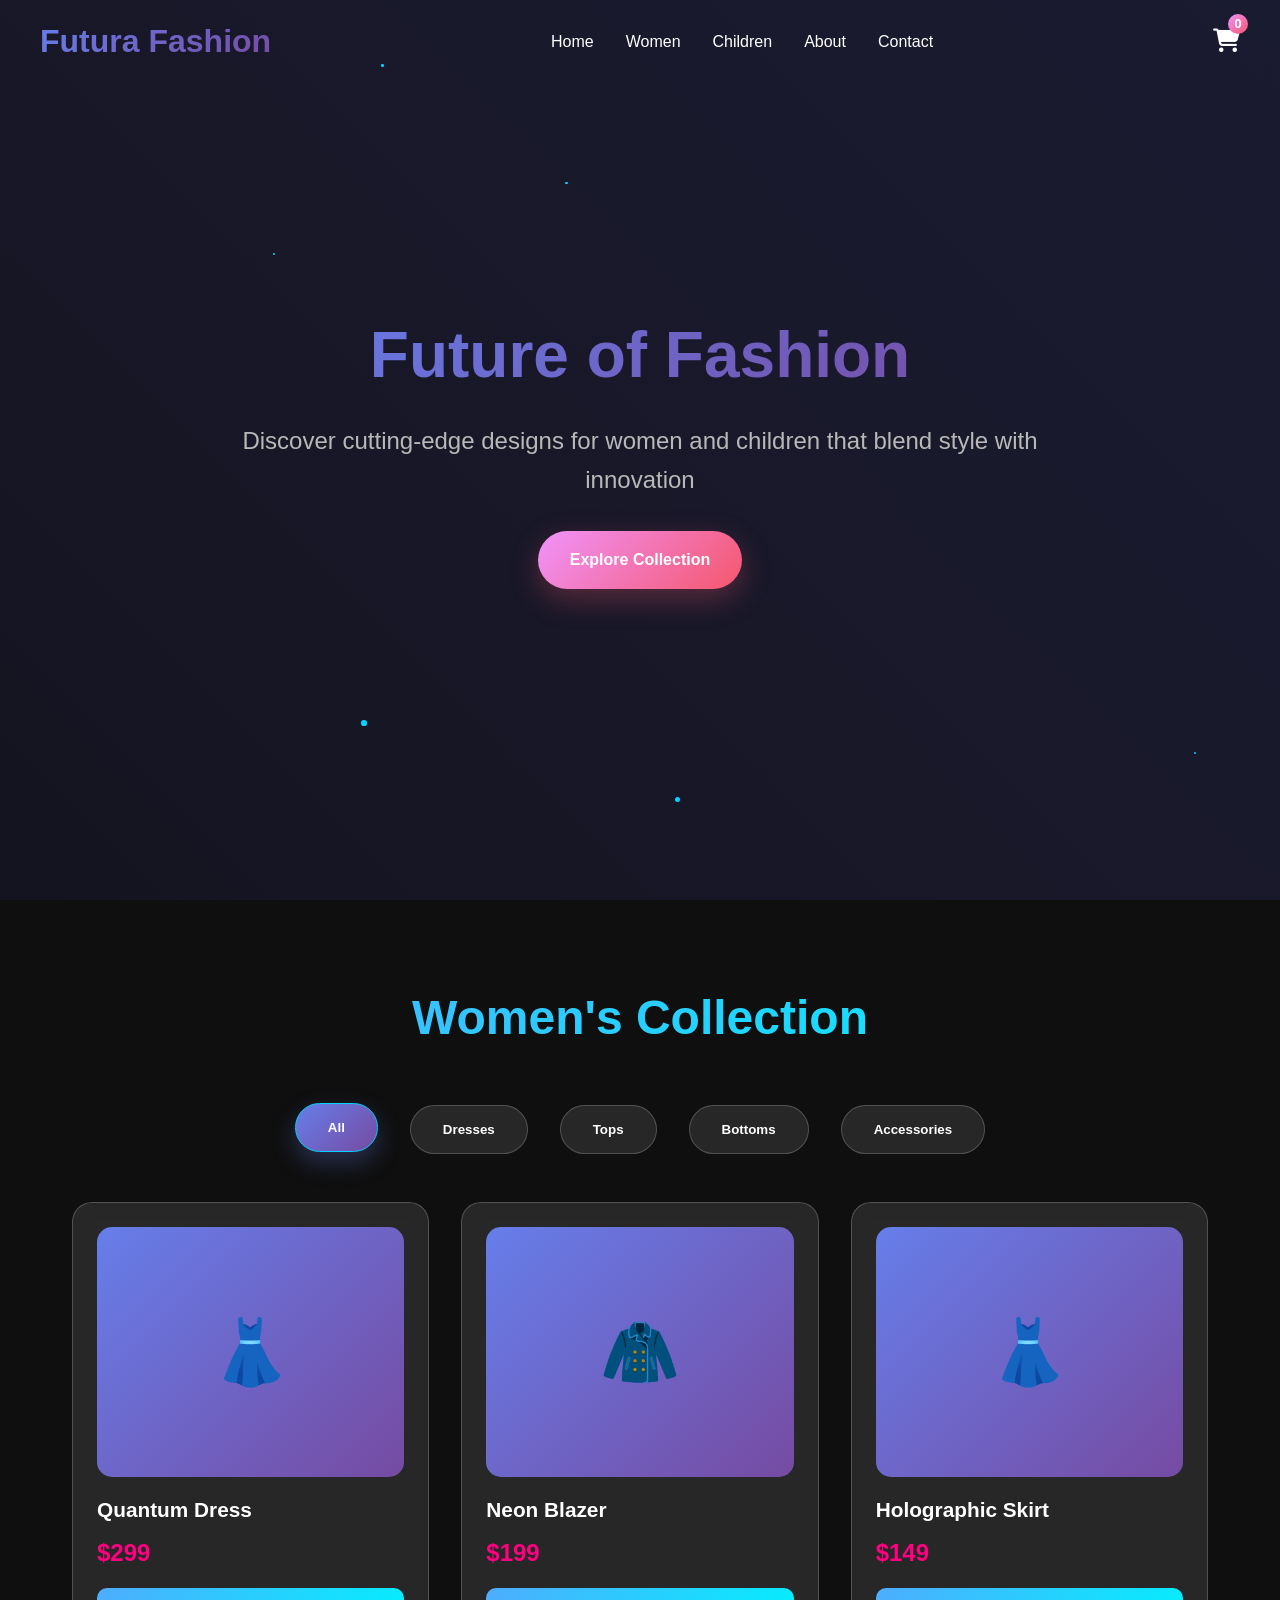
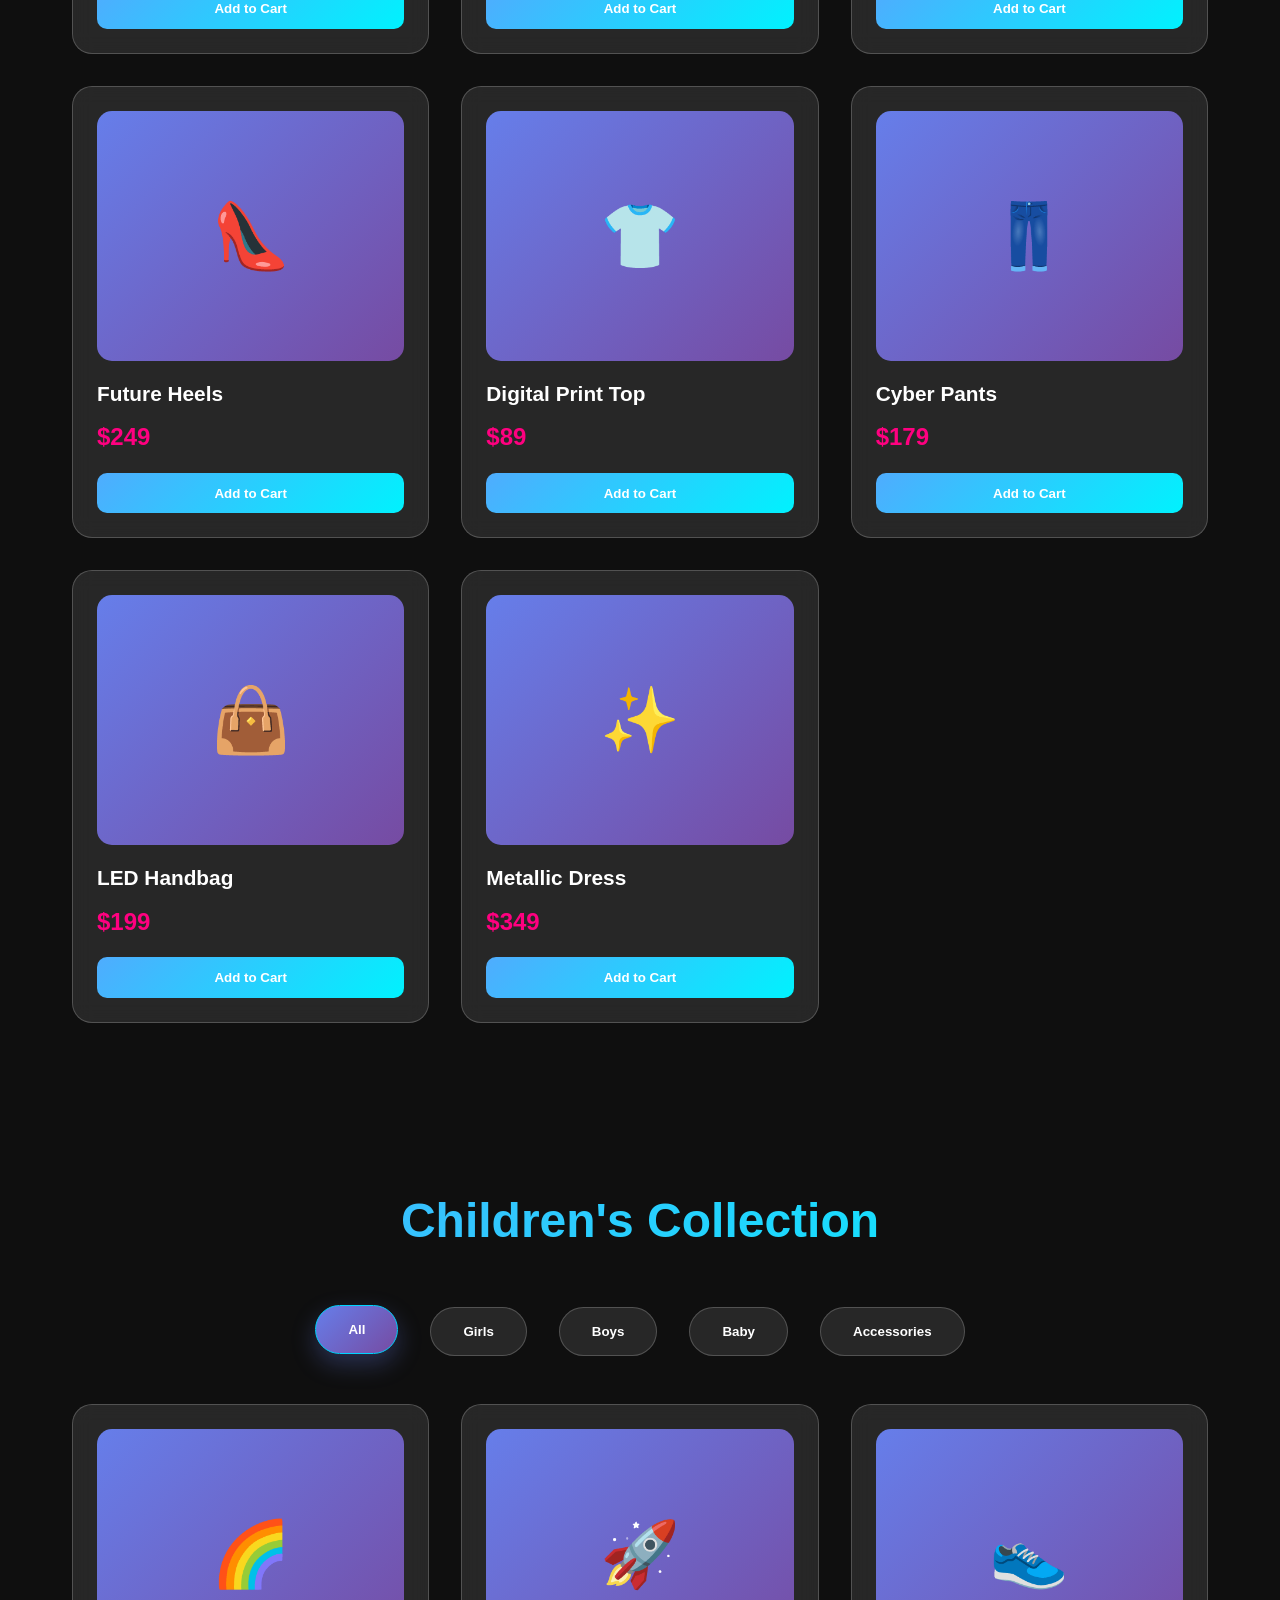
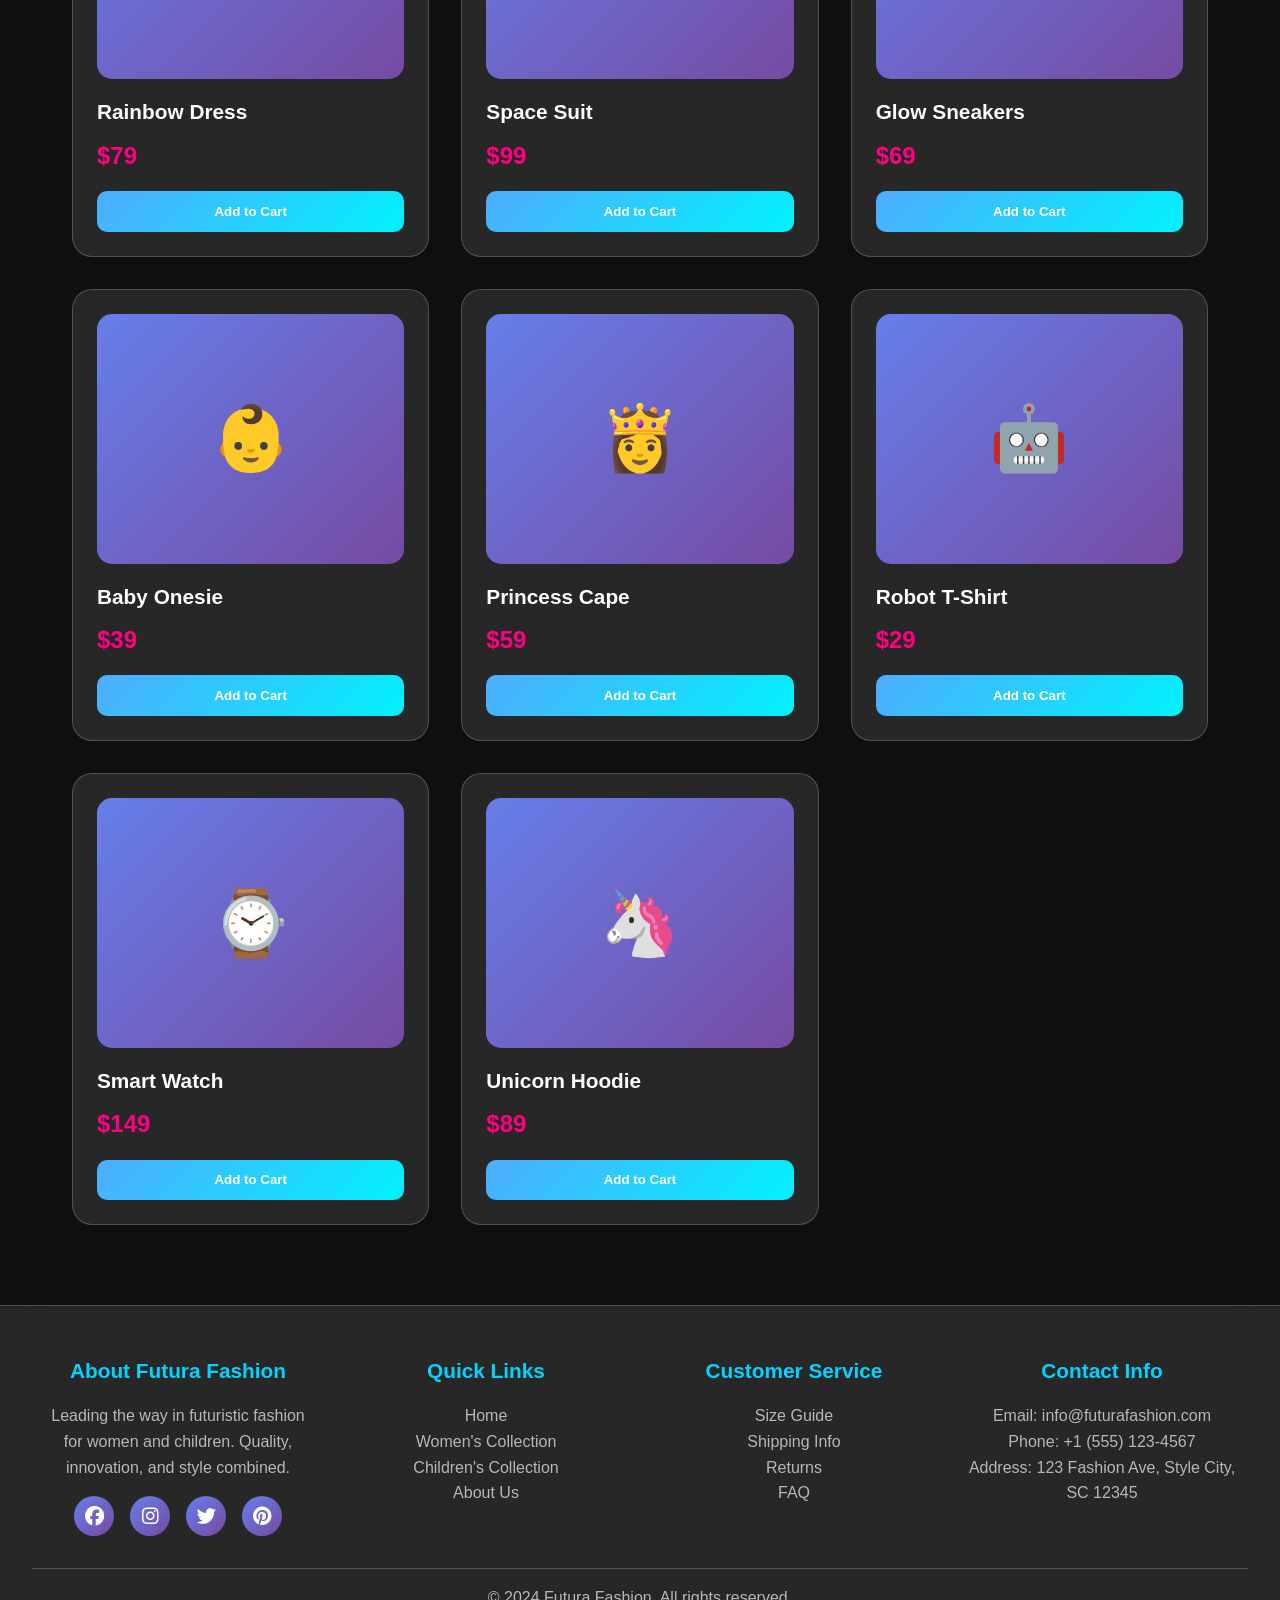
<file: index.html>
<!DOCTYPE html>
<html lang="en">
<head>
    <meta charset="UTF-8">
    <meta name="viewport" content="width=device-width, initial-scale=1.0">
    <title>Futura Fashion - Women's & Children's Clothing</title>
    <link href="https://cdnjs.cloudflare.com/ajax/libs/font-awesome/6.4.0/css/all.min.css" rel="stylesheet">
    <link href="styles.css" rel="stylesheet">
    <style>
        * {
            margin: 0;
            padding: 0;
            box-sizing: border-box;
        }

        :root {
            --primary-gradient: linear-gradient(135deg, #667eea 0%, #764ba2 100%);
            --secondary-gradient: linear-gradient(135deg, #f093fb 0%, #f5576c 100%);
            --accent-gradient: linear-gradient(135deg, #4facfe 0%, #00f2fe 100%);
            --dark-bg: #0f0f0f;
            --glass-bg: rgba(255, 255, 255, 0.1);
            --glass-border: rgba(255, 255, 255, 0.2);
            --text-primary: #ffffff;
            --text-secondary: #b8b8b8;
            --neon-blue: #00d4ff;
            --neon-pink: #ff0080;
            --neon-purple: #8b5cf6;
        }

        body {
            font-family: 'Segoe UI', Tahoma, Geneva, Verdana, sans-serif;
            background: var(--dark-bg);
            color: var(--text-primary);
            overflow-x: hidden;
            line-height: 1.6;
        }

        /* Animated Background */
        .bg-animation {
            position: fixed;
            top: 0;
            left: 0;
            width: 100%;
            height: 100%;
            z-index: -1;
            background: linear-gradient(45deg, #0a0a0a, #1a1a2e, #16213e);
            background-size: 400% 400%;
            animation: gradientShift 15s ease infinite;
        }

        @keyframes gradientShift {
            0% { background-position: 0% 50%; }
            50% { background-position: 100% 50%; }
            100% { background-position: 0% 50%; }
        }

        /* Floating particles */
        .particle {
            position: absolute;
            background: var(--neon-blue);
            border-radius: 50%;
            pointer-events: none;
            animation: float 6s ease-in-out infinite;
        }

        @keyframes float {
            0%, 100% { transform: translateY(0px) rotate(0deg); opacity: 0.7; }
            50% { transform: translateY(-20px) rotate(180deg); opacity: 1; }
        }

        /* Glass morphism effect */
        .glass {
            background: var(--glass-bg);
            backdrop-filter: blur(10px);
            -webkit-backdrop-filter: blur(10px);
            border: 1px solid var(--glass-border);
            border-radius: 16px;
        }

        /* Navigation */
        .navbar {
            position: fixed;
            top: 0;
            width: 100%;
            padding: 1rem 2rem;
            z-index: 1000;
            transition: all 0.3s ease;
        }

        .navbar.scrolled {
            background: var(--glass-bg);
            backdrop-filter: blur(20px);
            border-bottom: 1px solid var(--glass-border);
        }

        .nav-container {
            display: flex;
            justify-content: space-between;
            align-items: center;
            max-width: 1200px;
            margin: 0 auto;
        }

        .logo {
            font-size: 2rem;
            font-weight: 700;
            background: var(--primary-gradient);
            -webkit-background-clip: text;
            -webkit-text-fill-color: transparent;
            background-clip: text;
            text-decoration: none;
        }

        .nav-links {
            display: flex;
            list-style: none;
            gap: 2rem;
        }

        .nav-links a {
            color: var(--text-primary);
            text-decoration: none;
            font-weight: 500;
            transition: all 0.3s ease;
            position: relative;
        }

        .nav-links a:hover {
            color: var(--neon-blue);
            text-shadow: 0 0 10px var(--neon-blue);
        }

        .nav-links a::after {
            content: '';
            position: absolute;
            bottom: -5px;
            left: 0;
            width: 0;
            height: 2px;
            background: var(--accent-gradient);
            transition: width 0.3s ease;
        }

        .nav-links a:hover::after {
            width: 100%;
        }

        .cart-icon {
            font-size: 1.5rem;
            color: var(--text-primary);
            cursor: pointer;
            transition: all 0.3s ease;
            position: relative;
        }

        .cart-icon:hover {
            color: var(--neon-pink);
            transform: scale(1.1);
        }

        .cart-count {
            position: absolute;
            top: -8px;
            right: -8px;
            background: var(--secondary-gradient);
            color: white;
            border-radius: 50%;
            width: 20px;
            height: 20px;
            display: flex;
            align-items: center;
            justify-content: center;
            font-size: 0.8rem;
            font-weight: 600;
        }

        /* Hero Section */
        .hero {
            height: 100vh;
            display: flex;
            align-items: center;
            justify-content: center;
            text-align: center;
            position: relative;
            overflow: hidden;
        }

        .hero-content {
            max-width: 800px;
            z-index: 2;
            animation: fadeInUp 1s ease;
        }

        @keyframes fadeInUp {
            from {
                opacity: 0;
                transform: translateY(50px);
            }
            to {
                opacity: 1;
                transform: translateY(0);
            }
        }

        .hero h1 {
            font-size: 4rem;
            font-weight: 700;
            margin-bottom: 1rem;
            background: var(--primary-gradient);
            -webkit-background-clip: text;
            -webkit-text-fill-color: transparent;
            background-clip: text;
            animation: glow 2s ease-in-out infinite alternate;
        }

        @keyframes glow {
            from { filter: drop-shadow(0 0 5px var(--neon-blue)); }
            to { filter: drop-shadow(0 0 20px var(--neon-blue)); }
        }

        .hero p {
            font-size: 1.5rem;
            margin-bottom: 2rem;
            color: var(--text-secondary);
        }

        .cta-button {
            display: inline-block;
            padding: 1rem 2rem;
            background: var(--secondary-gradient);
            color: white;
            text-decoration: none;
            border-radius: 50px;
            font-weight: 600;
            transition: all 0.3s ease;
            box-shadow: 0 10px 30px rgba(245, 87, 108, 0.3);
            position: relative;
            overflow: hidden;
        }

        .cta-button:hover {
            transform: translateY(-3px);
            box-shadow: 0 15px 40px rgba(245, 87, 108, 0.5);
        }

        .cta-button::before {
            content: '';
            position: absolute;
            top: 0;
            left: -100%;
            width: 100%;
            height: 100%;
            background: linear-gradient(90deg, transparent, rgba(255, 255, 255, 0.2), transparent);
            transition: left 0.5s ease;
        }

        .cta-button:hover::before {
            left: 100%;
        }

        /* Section Styling */
        .section {
            padding: 5rem 2rem;
            max-width: 1200px;
            margin: 0 auto;
        }

        .section h2 {
            font-size: 3rem;
            text-align: center;
            margin-bottom: 3rem;
            background: var(--accent-gradient);
            -webkit-background-clip: text;
            -webkit-text-fill-color: transparent;
            background-clip: text;
        }

        /* Product Grid */
        .product-grid {
            display: grid;
            grid-template-columns: repeat(auto-fit, minmax(300px, 1fr));
            gap: 2rem;
            margin-top: 2rem;
        }

        .product-card {
            background: var(--glass-bg);
            backdrop-filter: blur(10px);
            border: 1px solid var(--glass-border);
            border-radius: 20px;
            padding: 1.5rem;
            transition: all 0.3s ease;
            position: relative;
            overflow: hidden;
        }

        .product-card:hover {
            transform: translateY(-10px);
            box-shadow: 0 20px 50px rgba(0, 212, 255, 0.2);
            border-color: var(--neon-blue);
        }

        .product-image {
            width: 100%;
            height: 250px;
            background: var(--primary-gradient);
            border-radius: 15px;
            margin-bottom: 1rem;
            display: flex;
            align-items: center;
            justify-content: center;
            font-size: 3rem;
            color: white;
            position: relative;
            overflow: hidden;
        }

        .product-image::before {
            content: '';
            position: absolute;
            top: 0;
            left: 0;
            right: 0;
            bottom: 0;
            background: linear-gradient(45deg, transparent 30%, rgba(255, 255, 255, 0.1) 50%, transparent 70%);
            transform: translateX(-100%);
            transition: transform 0.6s ease;
        }

        .product-card:hover .product-image::before {
            transform: translateX(100%);
        }

        .product-title {
            font-size: 1.3rem;
            font-weight: 600;
            margin-bottom: 0.5rem;
            color: var(--text-primary);
        }

        .product-price {
            font-size: 1.5rem;
            font-weight: 700;
            color: var(--neon-pink);
            margin-bottom: 1rem;
        }

        .add-to-cart {
            width: 100%;
            padding: 0.8rem;
            background: var(--accent-gradient);
            color: white;
            border: none;
            border-radius: 10px;
            font-weight: 600;
            cursor: pointer;
            transition: all 0.3s ease;
            position: relative;
            overflow: hidden;
        }

        .add-to-cart:hover {
            transform: scale(1.05);
            box-shadow: 0 10px 25px rgba(79, 172, 254, 0.4);
        }

        /* Categories */
        .categories {
            display: flex;
            justify-content: center;
            gap: 2rem;
            margin-bottom: 3rem;
            flex-wrap: wrap;
        }

        .category-btn {
            padding: 1rem 2rem;
            background: var(--glass-bg);
            border: 1px solid var(--glass-border);
            border-radius: 25px;
            color: var(--text-primary);
            cursor: pointer;
            transition: all 0.3s ease;
            font-weight: 600;
        }

        .category-btn.active,
        .category-btn:hover {
            background: var(--primary-gradient);
            border-color: var(--neon-blue);
            transform: translateY(-2px);
            box-shadow: 0 10px 25px rgba(102, 126, 234, 0.3);
        }

        /* Footer */
        .footer {
            background: var(--glass-bg);
            backdrop-filter: blur(20px);
            border-top: 1px solid var(--glass-border);
            padding: 3rem 2rem 1rem;
            text-align: center;
        }

        .footer-content {
            max-width: 1200px;
            margin: 0 auto;
            display: grid;
            grid-template-columns: repeat(auto-fit, minmax(250px, 1fr));
            gap: 2rem;
            margin-bottom: 2rem;
        }

        .footer-section h3 {
            color: var(--neon-blue);
            margin-bottom: 1rem;
            font-size: 1.3rem;
        }

        .footer-section p,
        .footer-section a {
            color: var(--text-secondary);
            text-decoration: none;
            transition: color 0.3s ease;
        }

        .footer-section a:hover {
            color: var(--neon-pink);
        }

        .social-links {
            display: flex;
            justify-content: center;
            gap: 1rem;
            margin-top: 1rem;
        }

        .social-links a {
            display: inline-block;
            width: 40px;
            height: 40px;
            background: var(--primary-gradient);
            border-radius: 50%;
            display: flex;
            align-items: center;
            justify-content: center;
            color: white;
            font-size: 1.2rem;
            transition: all 0.3s ease;
        }

        .social-links a:hover {
            transform: scale(1.2);
            box-shadow: 0 5px 15px rgba(102, 126, 234, 0.5);
        }

        /* Mobile Navigation */
        .mobile-nav {
            display: none;
        }

        @media (max-width: 768px) {
            .nav-links {
                display: none;
            }
            
            .mobile-nav {
                display: block;
                color: var(--text-primary);
                font-size: 1.5rem;
                cursor: pointer;
            }
            
            .hero h1 {
                font-size: 2.5rem;
            }
            
            .hero p {
                font-size: 1.2rem;
            }
            
            .section h2 {
                font-size: 2rem;
            }
            
            .categories {
                flex-direction: column;
                align-items: center;
            }
        }

        /* Responsive Design */
        @media (max-width: 480px) {
            .hero h1 {
                font-size: 2rem;
            }
            
            .product-grid {
                grid-template-columns: 1fr;
            }
            
            .navbar {
                padding: 1rem;
            }
        }

        /* Custom Scrollbar */
        ::-webkit-scrollbar {
            width: 8px;
        }

        ::-webkit-scrollbar-track {
            background: var(--dark-bg);
        }

        ::-webkit-scrollbar-thumb {
            background: var(--primary-gradient);
            border-radius: 4px;
        }

        ::-webkit-scrollbar-thumb:hover {
            background: var(--secondary-gradient);
        }
    </style>
</head>
<body>
    <div class="bg-animation"></div>
    
    <!-- Navigation -->
    <nav class="navbar" id="navbar">
        <div class="nav-container">
            <a href="#" class="logo">Futura Fashion</a>
            <ul class="nav-links">
                <li><a href="#home">Home</a></li>
                <li><a href="#women">Women</a></li>
                <li><a href="#children">Children</a></li>
                <li><a href="#about">About</a></li>
                <li><a href="#contact">Contact</a></li>
            </ul>
            <div class="cart-icon" id="cartIcon">
                <i class="fas fa-shopping-cart"></i>
                <span class="cart-count" id="cartCount">0</span>
            </div>
            <div class="mobile-nav">
                <i class="fas fa-bars"></i>
            </div>
        </div>
    </nav>

    <!-- Hero Section -->
    <section class="hero" id="home">
        <div class="hero-content">
            <h1>Future of Fashion</h1>
            <p>Discover cutting-edge designs for women and children that blend style with innovation</p>
            <a href="#women" class="cta-button">Explore Collection</a>
        </div>
    </section>

    <!-- Women's Section -->
    <section class="section" id="women">
        <h2>Women's Collection</h2>
        <div class="categories">
            <button class="category-btn active" onclick="filterProducts('all', 'women')">All</button>
            <button class="category-btn" onclick="filterProducts('dresses', 'women')">Dresses</button>
            <button class="category-btn" onclick="filterProducts('tops', 'women')">Tops</button>
            <button class="category-btn" onclick="filterProducts('bottoms', 'women')">Bottoms</button>
            <button class="category-btn" onclick="filterProducts('accessories', 'women')">Accessories</button>
        </div>
        <div class="product-grid" id="womenProducts">
            <!-- Products will be dynamically loaded -->
        </div>
    </section>

    <!-- Children's Section -->
    <section class="section" id="children">
        <h2>Children's Collection</h2>
        <div class="categories">
            <button class="category-btn active" onclick="filterProducts('all', 'children')">All</button>
            <button class="category-btn" onclick="filterProducts('girls', 'children')">Girls</button>
            <button class="category-btn" onclick="filterProducts('boys', 'children')">Boys</button>
            <button class="category-btn" onclick="filterProducts('baby', 'children')">Baby</button>
            <button class="category-btn" onclick="filterProducts('accessories', 'children')">Accessories</button>
        </div>
        <div class="product-grid" id="childrenProducts">
            <!-- Products will be dynamically loaded -->
        </div>
    </section>

    <!-- Footer -->
    <footer class="footer" id="contact">
        <div class="footer-content">
            <div class="footer-section">
                <h3>About Futura Fashion</h3>
                <p>Leading the way in futuristic fashion for women and children. Quality, innovation, and style combined.</p>
                <div class="social-links">
                    <a href="#"><i class="fab fa-facebook"></i></a>
                    <a href="#"><i class="fab fa-instagram"></i></a>
                    <a href="#"><i class="fab fa-twitter"></i></a>
                    <a href="#"><i class="fab fa-pinterest"></i></a>
                </div>
            </div>
            <div class="footer-section">
                <h3>Quick Links</h3>
                <p><a href="#home">Home</a></p>
                <p><a href="#women">Women's Collection</a></p>
                <p><a href="#children">Children's Collection</a></p>
                <p><a href="#about">About Us</a></p>
            </div>
            <div class="footer-section">
                <h3>Customer Service</h3>
                <p><a href="#">Size Guide</a></p>
                <p><a href="#">Shipping Info</a></p>
                <p><a href="#">Returns</a></p>
                <p><a href="#">FAQ</a></p>
            </div>
            <div class="footer-section">
                <h3>Contact Info</h3>
                <p>Email: info@futurafashion.com</p>
                <p>Phone: +1 (555) 123-4567</p>
                <p>Address: 123 Fashion Ave, Style City, SC 12345</p>
            </div>
        </div>
        <div style="border-top: 1px solid var(--glass-border); padding-top: 1rem; margin-top: 2rem; color: var(--text-secondary);">
            <p>&copy; 2024 Futura Fashion. All rights reserved.</p>
        </div>
    </footer>

    <script>
        // Sample product data
        const products = {
            women: [
                { id: 1, name: "Quantum Dress", price: "$299", category: "dresses", icon: "👗" },
                { id: 2, name: "Neon Blazer", price: "$199", category: "tops", icon: "🧥" },
                { id: 3, name: "Holographic Skirt", price: "$149", category: "bottoms", icon: "👗" },
                { id: 4, name: "Future Heels", price: "$249", category: "accessories", icon: "👠" },
                { id: 5, name: "Digital Print Top", price: "$89", category: "tops", icon: "👕" },
                { id: 6, name: "Cyber Pants", price: "$179", category: "bottoms", icon: "👖" },
                { id: 7, name: "LED Handbag", price: "$199", category: "accessories", icon: "👜" },
                { id: 8, name: "Metallic Dress", price: "$349", category: "dresses", icon: "✨" }
            ],
            children: [
                { id: 9, name: "Rainbow Dress", price: "$79", category: "girls", icon: "🌈" },
                { id: 10, name: "Space Suit", price: "$99", category: "boys", icon: "🚀" },
                { id: 11, name: "Glow Sneakers", price: "$69", category: "accessories", icon: "👟" },
                { id: 12, name: "Baby Onesie", price: "$39", category: "baby", icon: "👶" },
                { id: 13, name: "Princess Cape", price: "$59", category: "girls", icon: "👸" },
                { id: 14, name: "Robot T-Shirt", price: "$29", category: "boys", icon: "🤖" },
                { id: 15, name: "Smart Watch", price: "$149", category: "accessories", icon: "⌚" },
                { id: 16, name: "Unicorn Hoodie", price: "$89", category: "girls", icon: "🦄" }
            ]
        };

        let cart = [];

        // Initialize the page
        document.addEventListener('DOMContentLoaded', function() {
            loadProducts('women', 'all');
            loadProducts('children', 'all');
            createFloatingParticles();
            setupScrollEffects();
        });

        // Load products into the grid
        function loadProducts(section, category) {
            const container = document.getElementById(section + 'Products');
            const sectionProducts = products[section];
            
            let filteredProducts = category === 'all' 
                ? sectionProducts 
                : sectionProducts.filter(p => p.category === category);

            container.innerHTML = filteredProducts.map(product => `
                <div class="product-card">
                    <div class="product-image">
                        <span style="font-size: 4rem;">${product.icon}</span>
                    </div>
                    <h3 class="product-title">${product.name}</h3>
                    <p class="product-price">${product.price}</p>
                    <button class="add-to-cart" onclick="addToCart(${product.id}, '${product.name}', '${product.price}')">
                        Add to Cart
                    </button>
                </div>
            `).join('');
        }

        // Filter products by category
        function filterProducts(category, section) {
            // Update active button
            const buttons = document.querySelectorAll(`#${section} .category-btn`);
            buttons.forEach(btn => btn.classList.remove('active'));
            event.target.classList.add('active');
            
            // Load filtered products
            loadProducts(section, category);
        }

        // Add product to cart
        function addToCart(id, name, price) {
            cart.push({ id, name, price });
            updateCartCount();
            
            // Add visual feedback
            const button = event.target;
            const originalText = button.textContent;
            button.textContent = 'Added!';
            button.style.background = 'linear-gradient(135deg, #10b981, #059669)';
            
            setTimeout(() => {
                button.textContent = originalText;
                button.style.background = '';
            }, 1000);
        }

        // Update cart count
        function updateCartCount() {
            document.getElementById('cartCount').textContent = cart.length;
        }

        // Create floating particles
        function createFloatingParticles() {
            for (let i = 0; i < 20; i++) {
                setTimeout(() => {
                    const particle = document.createElement('div');
                    particle.className = 'particle';
                    particle.style.left = Math.random() * 100 + 'vw';
                    particle.style.top = Math.random() * 100 + 'vh';
                    particle.style.width = particle.style.height = Math.random() * 4 + 2 + 'px';
                    particle.style.animationDelay = Math.random() * 6 + 's';
                    particle.style.animationDuration = (Math.random() * 3 + 3) + 's';
                    
                    document.body.appendChild(particle);
                    
                    // Remove particle after animation
                    setTimeout(() => {
                        if (particle.parentNode) {
                            particle.parentNode.removeChild(particle);
                        }
                    }, 6000);
                }, i * 300);
            }
            
            // Recreate particles periodically
            setTimeout(createFloatingParticles, 10000);
        }

        // Setup scroll effects
        function setupScrollEffects() {
            const navbar = document.getElementById('navbar');
            
            window.addEventListener('scroll', () => {
                if (window.scrollY > 100) {
                    navbar.classList.add('scrolled');
                } else {
                    navbar.classList.remove('scrolled');
                }
            });
        }

        // Smooth scrolling for navigation links
        document.querySelectorAll('a[href^="#"]').forEach(anchor => {
            anchor.addEventListener('click', function (e) {
                e.preventDefault();
                const target = document.querySelector(this.getAttribute('href'));
                if (target) {
                    target.scrollIntoView({
                        behavior: 'smooth',
                        block: 'start'
                    });
                }
            });
        });

        // Cart icon click handler
        document.getElementById('cartIcon').addEventListener('click', function() {
            if (cart.length === 0) {
                alert('Your cart is empty! Add some futuristic fashion items.');
            } else {
                const cartItems = cart.map(item => `${item.name} - ${item.price}`).join('\n');
                alert(`Cart Items:\n${cartItems}\n\nTotal Items: ${cart.length}`);
            }
        });
    </script>
</body>
</html>
</file>
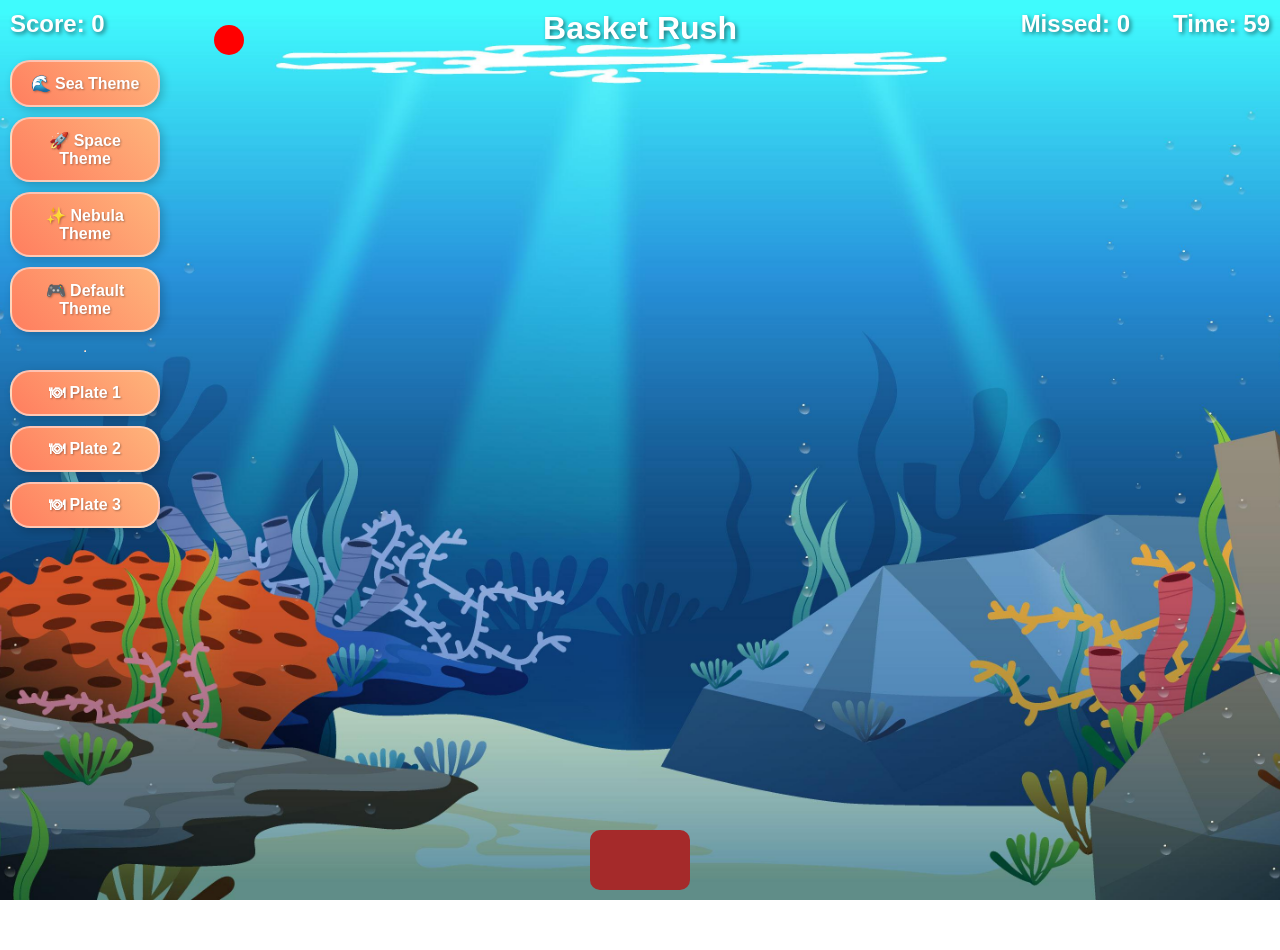
<file: catching_balls.html>
<!DOCTYPE html>
<html lang="en">
<head>
    <meta charset="UTF-8">
    <meta name="viewport" content="width=device-width, initial-scale=1.0">
    <title>Catch the Falling Objects</title>
    <style>
        body {
            margin: 0;
            overflow: hidden;
            background: url('sea.jpg') no-repeat center center fixed;
            background-size: cover;
            font-family: Arial, sans-serif;
            transition: background 0.5s ease-in-out;
        }
        .bubble {
        position: absolute;
        bottom: -50px; /* Start below the screen */
        width: 20px;
        height: 20px;
        background: rgba(255, 255, 255, 0.5);
        border-radius: 50%;
        opacity: 0.7;
        animation: rise 5s linear infinite;
    }

    @keyframes rise {
        0% {
            transform: translateY(0);
            opacity: 1;
        }
        100% {
            transform: translateY(-100vh);
            opacity: 0;
        }
    }
        #gameContainer {
            position: relative;
            width: 100vw;
            height: 100vh;
        }
        #gameTitle {
            position: absolute;
            top: 10px;
            left: 50%;
            transform: translateX(-50%);
            font-size: 32px;
            font-weight: bold;
            color: white;
            text-shadow: 2px 2px 4px rgba(0, 0, 0, 0.5);
        }
        .basket {
            position: absolute;
            bottom: 10px;
            left: 50%;
            width: 100px;
            height: 60px;
            background: brown;
            border-radius: 10px;
            transform: translateX(-50%);
            background-size: cover;
        }
        .object {
            position: absolute;
            width: 30px;
            height: 30px;
            background: red;
            border-radius: 50%;
        }
        #score, #timer, #missed {
            position: absolute;
            top: 10px;
            font-size: 24px;
            font-weight: bold;
            color: white;
            text-shadow: 2px 2px 4px rgba(0, 0, 0, 0.5);
        }
        #score { left: 10px; }
        #timer { right: 10px; }
        #missed { right: 150px; }
        #gameOver {
            display: none;
            position: absolute;
            top: 50%;
            left: 50%;
            transform: translate(-50%, -50%);
            font-size: 40px;
            font-weight: bold;
            color: red;
            background: white;
            padding: 20px;
            border-radius: 10px;
        }
        
        /* Updated buttons position */
        .buttons-container {
            position: absolute;
            top: 60px;
            left: 10px;
            z-index: 10;
            display: flex;
            flex-direction: column;
            gap: 10px;
        }
        button {
            padding: 12px;
            font-size: 16px;
            font-weight: bold;
            cursor: pointer;
            border: 2px solid rgba(255, 255, 255, 0.5);
            border-radius: 20px;
            background: linear-gradient(45deg, #ff7e5f, #feb47b);
            color: white;
            text-shadow: 1px 1px 2px rgba(0, 0, 0, 0.3);
            box-shadow: 3px 3px 10px rgba(0, 0, 0, 0.2);
            transition: all 0.3s ease;
            width: 150px;
        }
        button:hover {
            background: linear-gradient(45deg, #feb47b, #ff7e5f);
            transform: scale(1.05);
        }
    </style>
</head>
<body>
    <div id="gameTitle">Basket Rush</div>
    <div id="gameContainer">
        <div id="score">Score: 0</div>
        <div id="timer">Time: 60</div>
        <div id="missed">Missed: 0</div>
        <div class="basket" id="basket"></div>
        <div id="gameOver">Game Over! Refresh to Restart</div>
    </div>

    <div class="buttons-container">
        <button onclick="setTheme('sea')">🌊 Sea Theme</button>
        <button onclick="setTheme('space')">🚀 Space Theme</button>
        <button onclick="setTheme('nebula')">✨ Nebula Theme</button>
        <button onclick="setTheme('default')">🎮 Default Theme</button>
        <hr>
        <button onclick="changePlate('plate1')">🍽 Plate 1</button>
        <button onclick="changePlate('plate2')">🍽 Plate 2</button>
        <button onclick="changePlate('plate3')">🍽 Plate 3</button>
    </div>

    <script>
        const basket = document.getElementById("basket");
        let score = 0;
        let missed = 0;
        let gameOver = false;
        let timeLeft = 60;

        document.addEventListener("mousemove", (event) => {
            if (!gameOver) {
                let x = event.clientX;
                basket.style.left = x + "px";
            }
        });

        function createObject() {
            if (gameOver) return;
            const object = document.createElement("div");
            object.classList.add("object");
            object.style.left = Math.random() * window.innerWidth + "px";
            object.style.top = "0px";
            document.getElementById("gameContainer").appendChild(object);

            let fallInterval = setInterval(() => {
                if (gameOver) {
                    clearInterval(fallInterval);
                    return;
                }
                object.style.top = object.offsetTop + 5 + "px";

                const basketLeft = basket.offsetLeft;
                const basketRight = basketLeft + 100;
                const objectLeft = object.offsetLeft;
                const objectRight = objectLeft + 30;

                if (object.offsetTop > window.innerHeight - 70) {
                    if (objectRight > basketLeft && objectLeft < basketRight) {
                        score++;
                        document.getElementById("score").innerText = "Score: " + score;
                    } else {
                        missed++;
                        document.getElementById("missed").innerText = "Missed: " + missed;
                        if (missed >= 3) {
                            endGame();
                        }
                    }
                    document.getElementById("gameContainer").removeChild(object);
                    clearInterval(fallInterval);
                }
            }, 30);
        }

        function startTimer() {
            let timerInterval = setInterval(() => {
                if (gameOver) {
                    clearInterval(timerInterval);
                    return;
                }
                timeLeft--;
                document.getElementById("timer").innerText = "Time: " + timeLeft;
                if (timeLeft <= 0) {
                    endGame();
                }
            }, 1000);
        }

        function endGame() {
            document.getElementById("gameOver").style.display = "block";
            gameOver = true;
        }

        setInterval(createObject, 1000);
        startTimer();

        function setTheme(theme) {
            let imagePath = {
                sea: "sea.jpg",
                space: "space.jpg",
                nebula: "nebula.jpg",
                default: "sea.jpg"
            };

            document.body.style.background = `url('${imagePath[theme]}') no-repeat center center fixed`;
            document.body.style.backgroundSize = "cover";
        }

        function changePlate(type) {
            let plateStyles = {
                plate1: "brown",
                plate2: "url('plate2.jpg')",
                plate3: "gray"
            };

            basket.style.background = plateStyles[type];
            basket.style.backgroundSize = "cover";
        }
        function createBubble() {
        let bubble = document.createElement("div");
        bubble.classList.add("bubble");
        document.body.appendChild(bubble);

        let size = Math.random() * 30 + 10; // Random size (10px to 40px)
        bubble.style.width = size + "px";
        bubble.style.height = size + "px";

        bubble.style.left = Math.random() * window.innerWidth + "px"; // Random position

        bubble.style.animationDuration = (Math.random() * 3 + 2) + "s"; // Random speed (2s to 5s)

        setTimeout(() => {
            bubble.remove(); // Remove bubble after animation
        }, 5000);
    }

    setInterval(createBubble, 300); 
    </script>
</body>
</html>
</file>
<file: styles.css>
/* Additional Futuristic Enhancements */

/* Holographic text effect */
.holographic {
    background: linear-gradient(45deg, #ff00ff, #00ffff, #ffff00, #ff00ff);
    background-size: 400% 400%;
    -webkit-background-clip: text;
    -webkit-text-fill-color: transparent;
    background-clip: text;
    animation: holographicShift 3s ease-in-out infinite;
}

@keyframes holographicShift {
    0%, 100% { background-position: 0% 50%; }
    50% { background-position: 100% 50%; }
}

/* Neon glow effects */
.neon-glow {
    text-shadow: 
        0 0 5px currentColor,
        0 0 10px currentColor,
        0 0 15px currentColor,
        0 0 20px currentColor;
    animation: neonPulse 2s ease-in-out infinite alternate;
}

@keyframes neonPulse {
    from { text-shadow: 0 0 5px currentColor, 0 0 10px currentColor, 0 0 15px currentColor, 0 0 20px currentColor; }
    to { text-shadow: 0 0 2px currentColor, 0 0 5px currentColor, 0 0 8px currentColor, 0 0 12px currentColor; }
}

/* Cyber grid background */
.cyber-grid {
    background-image: 
        linear-gradient(rgba(0, 212, 255, 0.1) 1px, transparent 1px),
        linear-gradient(90deg, rgba(0, 212, 255, 0.1) 1px, transparent 1px);
    background-size: 50px 50px;
    animation: gridMove 20s linear infinite;
}

@keyframes gridMove {
    0% { background-position: 0 0; }
    100% { background-position: 50px 50px; }
}

/* Floating elements animation */
.float-element {
    animation: floatUpDown 6s ease-in-out infinite;
}

@keyframes floatUpDown {
    0%, 100% { transform: translateY(0px); }
    50% { transform: translateY(-20px); }
}

/* Matrix rain effect background */
.matrix-bg {
    position: fixed;
    top: 0;
    left: 0;
    width: 100%;
    height: 100%;
    pointer-events: none;
    z-index: -2;
    opacity: 0.1;
}

/* Futuristic button hover effects */
.future-button {
    position: relative;
    overflow: hidden;
    border: 2px solid transparent;
    background: linear-gradient(45deg, #667eea, #764ba2) padding-box,
                linear-gradient(45deg, #00d4ff, #ff0080) border-box;
    transition: all 0.3s ease;
}

.future-button:hover {
    transform: translateY(-2px);
    box-shadow: 0 10px 25px rgba(0, 212, 255, 0.3);
}

.future-button::before {
    content: '';
    position: absolute;
    top: 0;
    left: -100%;
    width: 100%;
    height: 100%;
    background: linear-gradient(90deg, transparent, rgba(255, 255, 255, 0.2), transparent);
    transition: left 0.5s ease;
}

.future-button:hover::before {
    left: 100%;
}

/* Glitch effect */
.glitch {
    position: relative;
    animation: glitch 2s infinite;
}

.glitch::before,
.glitch::after {
    content: attr(data-text);
    position: absolute;
    top: 0;
    left: 0;
    width: 100%;
    height: 100%;
}

.glitch::before {
    animation: glitch-1 0.3s infinite linear alternate-reverse;
    color: #ff0080;
    z-index: -1;
}

.glitch::after {
    animation: glitch-2 0.3s infinite linear alternate-reverse;
    color: #00d4ff;
    z-index: -2;
}

@keyframes glitch {
    0% { transform: translate(0); }
    20% { transform: translate(-2px, 2px); }
    40% { transform: translate(-2px, -2px); }
    60% { transform: translate(2px, 2px); }
    80% { transform: translate(2px, -2px); }
    100% { transform: translate(0); }
}

@keyframes glitch-1 {
    0% { transform: translate(0); }
    20% { transform: translate(-1px, 1px); }
    40% { transform: translate(-1px, -1px); }
    60% { transform: translate(1px, 1px); }
    80% { transform: translate(1px, -1px); }
    100% { transform: translate(0); }
}

@keyframes glitch-2 {
    0% { transform: translate(0); }
    20% { transform: translate(1px, -1px); }
    40% { transform: translate(1px, 1px); }
    60% { transform: translate(-1px, -1px); }
    80% { transform: translate(-1px, 1px); }
    100% { transform: translate(0); }
}

/* Scan line effect */
.scan-lines::before {
    content: '';
    position: absolute;
    top: 0;
    left: 0;
    right: 0;
    bottom: 0;
    background: linear-gradient(
        to bottom,
        transparent 0%,
        rgba(0, 212, 255, 0.03) 50%,
        transparent 100%
    );
    background-size: 100% 4px;
    animation: scanLines 2s linear infinite;
    pointer-events: none;
}

@keyframes scanLines {
    0% { background-position: 0 0; }
    100% { background-position: 0 100vh; }
}

/* Parallax scrolling effect */
.parallax {
    transform-style: preserve-3d;
    transition: transform 0.1s ease-out;
}

/* Data stream animation */
.data-stream {
    position: absolute;
    width: 2px;
    height: 20px;
    background: linear-gradient(to bottom, transparent, #00d4ff, transparent);
    animation: dataStream 3s linear infinite;
}

@keyframes dataStream {
    0% {
        transform: translateY(-100vh);
        opacity: 0;
    }
    10% {
        opacity: 1;
    }
    90% {
        opacity: 1;
    }
    100% {
        transform: translateY(100vh);
        opacity: 0;
    }
}
</file>
